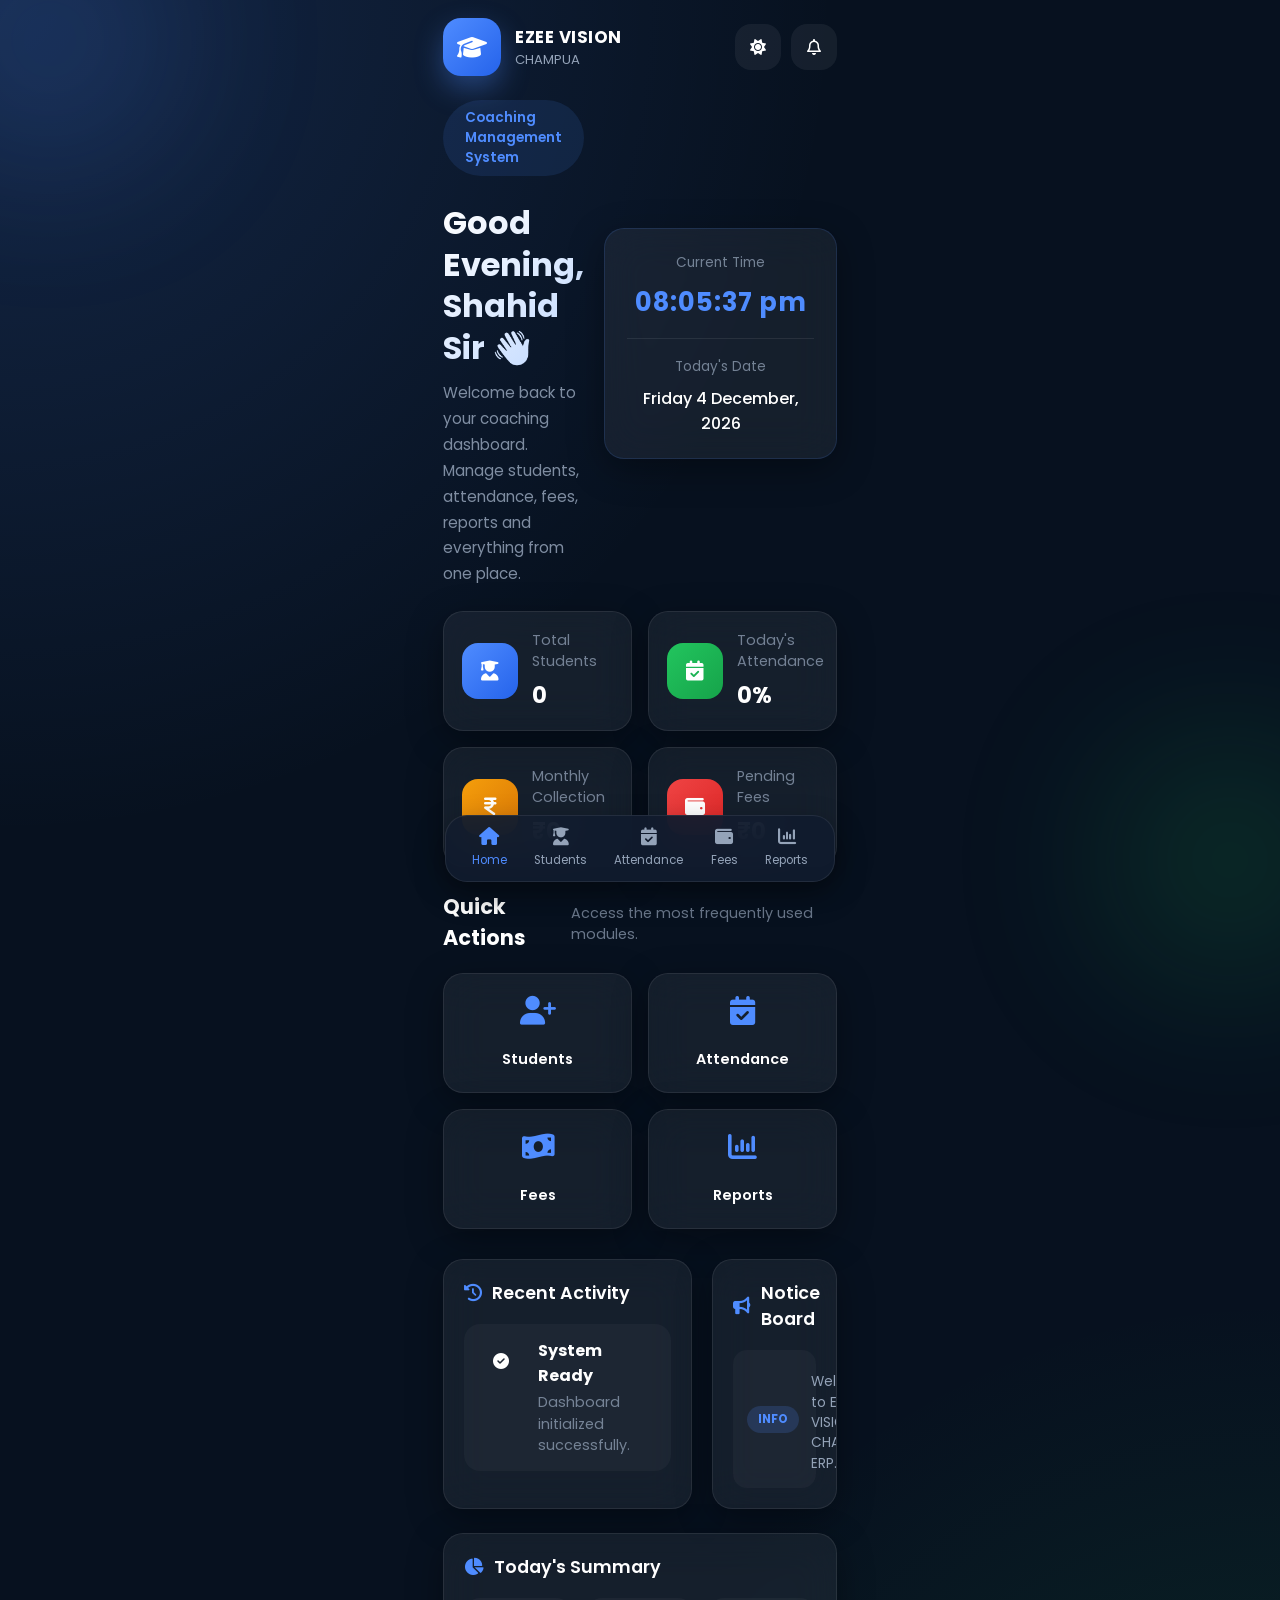
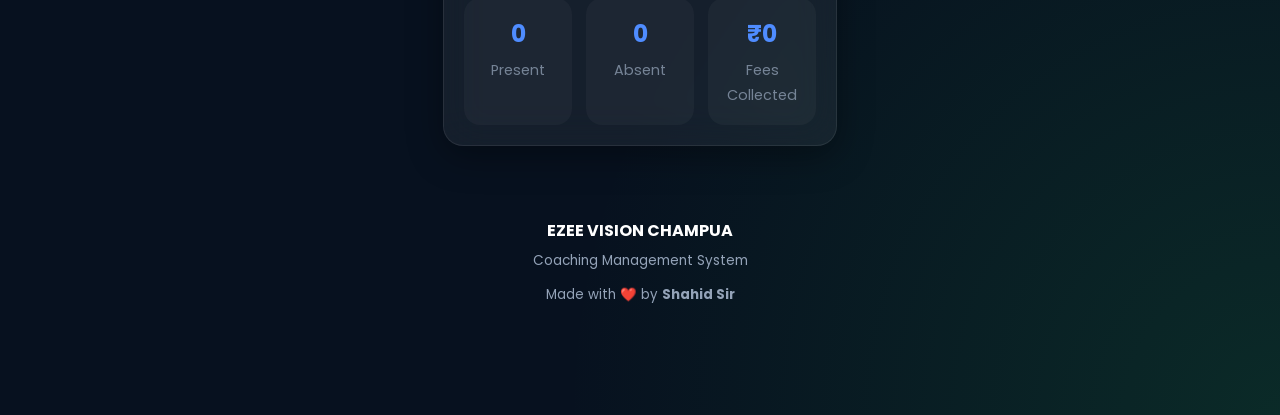
<file: index.html>
<!DOCTYPE html>
<html lang="en">

<head>

<meta charset="UTF-8">

<meta
name="viewport"
content="width=device-width, initial-scale=1.0">

<meta
name="theme-color"
content="#07111F">

<meta
name="description"
content="EZEE VISION CHAMPUA - Coaching Management System">

<meta
name="keywords"
content="ERP, Coaching, Students, Attendance, Fees">

<meta
name="author"
content="Shahid Sir">

<title>

EZEE VISION CHAMPUA

</title>

<!-- Google Fonts -->

<link
rel="preconnect"
href="https://fonts.googleapis.com">

<link
rel="preconnect"
href="https://fonts.gstatic.com"
crossorigin>

<link
href="https://fonts.googleapis.com/css2?family=Poppins:wght@300;400;500;600;700;800&display=swap"
rel="stylesheet">

<!-- Font Awesome -->

<link
rel="stylesheet"
href="https://cdnjs.cloudflare.com/ajax/libs/font-awesome/6.7.2/css/all.min.css">

<!-- Styles -->

<link
rel="stylesheet"
href="assets/css/style.css">

<link
rel="stylesheet"
href="assets/css/dashboard.css">

</head>

<body>

<div class="app">

<!-- ===========================
     HEADER
=========================== -->

<header class="topbar">

<div class="brand">

<div class="brand-logo">

<i class="fa-solid fa-graduation-cap"></i>

</div>

<div>

<h1>EZEE VISION</h1>

<p>CHAMPUA</p>

</div>

</div>

<div class="top-actions">

<button
class="icon-btn"
id="themeBtn"
aria-label="Toggle Theme">

<i class="fa-solid fa-moon"></i>

</button>

<button
class="icon-btn"
id="notificationBtn"
aria-label="Notifications">

<i class="fa-regular fa-bell"></i>

</button>

</div>

</header>

<!-- ===========================
     MAIN
=========================== -->

<main class="main-content">

<!-- ===========================
     HERO
=========================== -->

<section class="hero">

<div class="hero-left">

<span class="hero-badge">

<i class="fa-solid fa-sparkles"></i>

Coaching Management System

</span>

<h2>

Good

<span id="greetingText">

Morning

</span>,

<br>

Shahid Sir 👋

</h2>

<p>

Welcome back to your coaching dashboard.

Manage students, attendance, fees,

reports and everything from one place.

</p>

</div>

<div class="hero-right">

<div class="glass clock-card">

<div class="clock-item">

<p>

Current Time

</p>

<h3 id="liveTime">

00:00:00

</h3>

</div>

<div class="divider"></div>

<div class="clock-item">

<p>

Today's Date

</p>

<h4 id="liveDate">

Loading...

</h4>

</div>

</div>

</div>

</section>

<!-- ===========================
     DASHBOARD STATS
=========================== -->

<section class="stats-section">

<div class="stats-grid">

    <!-- Total Students -->

    <div class="glass stat-card">

        <div class="stat-icon blue">

            <i class="fa-solid fa-user-graduate"></i>

        </div>

        <div class="stat-content">

            <p>Total Students</p>

            <h3 id="totalStudents">

                0

            </h3>

        </div>

    </div>

    <!-- Today's Attendance -->

    <div class="glass stat-card">

        <div class="stat-icon green">

            <i class="fa-solid fa-calendar-check"></i>

        </div>

        <div class="stat-content">

            <p>Today's Attendance</p>

            <h3 id="todayAttendance">

                0%

            </h3>

        </div>

    </div>

    <!-- Monthly Collection -->

    <div class="glass stat-card">

        <div class="stat-icon yellow">

            <i class="fa-solid fa-indian-rupee-sign"></i>

        </div>

        <div class="stat-content">

            <p>Monthly Collection</p>

            <h3 id="monthlyCollection">

                ₹0

            </h3>

        </div>

    </div>

    <!-- Pending Fees -->

    <div class="glass stat-card">

        <div class="stat-icon red">

            <i class="fa-solid fa-wallet"></i>

        </div>

        <div class="stat-content">

            <p>Pending Fees</p>

            <h3 id="pendingFees">

                ₹0

            </h3>

        </div>

    </div>

</div>

</section>

<!-- ===========================
     QUICK ACTIONS
=========================== -->

<section class="quick-actions">

<div class="section-title">

<h2>

Quick Actions

</h2>

<p>

Access the most frequently used modules.

</p>

</div>

<div class="quick-grid">

<a
href="students.html"
class="glass quick-card">

<i class="fa-solid fa-user-plus"></i>

<span>

Students

</span>

</a>

<a
href="attendance.html"
class="glass quick-card">

<i class="fa-solid fa-calendar-check"></i>

<span>

Attendance

</span>

</a>

<a
href="fees.html"
class="glass quick-card">

<i class="fa-solid fa-money-bill-wave"></i>

<span>

Fees

</span>

</a>

<a
href="reports.html"
class="glass quick-card">

<i class="fa-solid fa-chart-column"></i>

<span>

Reports

</span>

</a>

</div>

</section>

<!-- ===========================
     DASHBOARD GRID
=========================== -->

<section class="dashboard-grid">

    <!-- Recent Activity -->

    <article class="glass panel">

        <div class="panel-header">

            <h3>

                <i class="fa-solid fa-clock-rotate-left"></i>

                Recent Activity

            </h3>

        </div>

        <div
        id="activityList"
        class="activity-list">

            <div class="activity-item">

                <div class="activity-icon blue">

                    <i class="fa-solid fa-circle-info"></i>

                </div>

                <div>

                    <h4>

                        Welcome!

                    </h4>

                    <p>

                        Your recent activities will appear here.

                    </p>

                </div>

            </div>

        </div>

    </article>

    <!-- Notice Board -->

    <aside class="glass panel">

        <div class="panel-header">

            <h3>

                <i class="fa-solid fa-bullhorn"></i>

                Notice Board

            </h3>

        </div>

        <div
        id="noticeBoard"
        class="notice-list">

            <div class="notice-item">

                <span class="notice-badge">

                    NEW

                </span>

                <p>

                    Welcome to EZEE VISION CHAMPUA ERP.

                </p>

            </div>

            <div class="notice-item">

                <span class="notice-badge">

                    INFO

                </span>

                <p>

                    Attendance module will be available soon.

                </p>

            </div>

        </div>

    </aside>

</section>

<!-- ===========================
     TODAY'S SUMMARY
=========================== -->

<section class="glass summary-panel">

    <div class="panel-header">

        <h3>

            <i class="fa-solid fa-chart-pie"></i>

            Today's Summary

        </h3>

    </div>

    <div class="summary-grid">

        <div class="summary-box">

            <h4 id="presentCount">

                0

            </h4>

            <span>

                Present

            </span>

        </div>

        <div class="summary-box">

            <h4 id="absentCount">

                0

            </h4>

            <span>

                Absent

            </span>

        </div>

        <div class="summary-box">

            <h4 id="feePaidCount">

                ₹0

            </h4>

            <span>

                Fees Collected

            </span>

        </div>

    </div>

</section>

<!-- ===========================
     END MAIN
=========================== -->

</main>

</div>

<!-- ===========================
     BOTTOM NAVIGATION
=========================== -->

<nav class="bottom-nav">

    <a
    href="index.html"
    class="nav-item active">

        <i class="fa-solid fa-house"></i>

        <span>

            Home

        </span>

    </a>

    <a
    href="students.html"
    class="nav-item">

        <i class="fa-solid fa-user-graduate"></i>

        <span>

            Students

        </span>

    </a>

    <a
    href="attendance.html"
    class="nav-item">

        <i class="fa-solid fa-calendar-check"></i>

        <span>

            Attendance

        </span>

    </a>

    <a
    href="fees.html"
    class="nav-item">

        <i class="fa-solid fa-wallet"></i>

        <span>

            Fees

        </span>

    </a>

    <a
    href="reports.html"
    class="nav-item">

        <i class="fa-solid fa-chart-column"></i>

        <span>

            Reports

        </span>

    </a>

</nav>

<!-- ===========================
     FOOTER
=========================== -->

<footer class="footer">

    <h3>

        EZEE VISION CHAMPUA

    </h3>

    <p>

        Coaching Management System

    </p>

    <small>

        Made with ❤️ by <strong>Shahid Sir</strong>

    </small>

</footer>

<!-- ===========================
     JAVASCRIPT
=========================== -->

<script src="assets/js/app.js"></script>

<script src="assets/js/ui.js"></script>

<script src="assets/js/dashboard.js"></script>

</body>

</html>
</file>
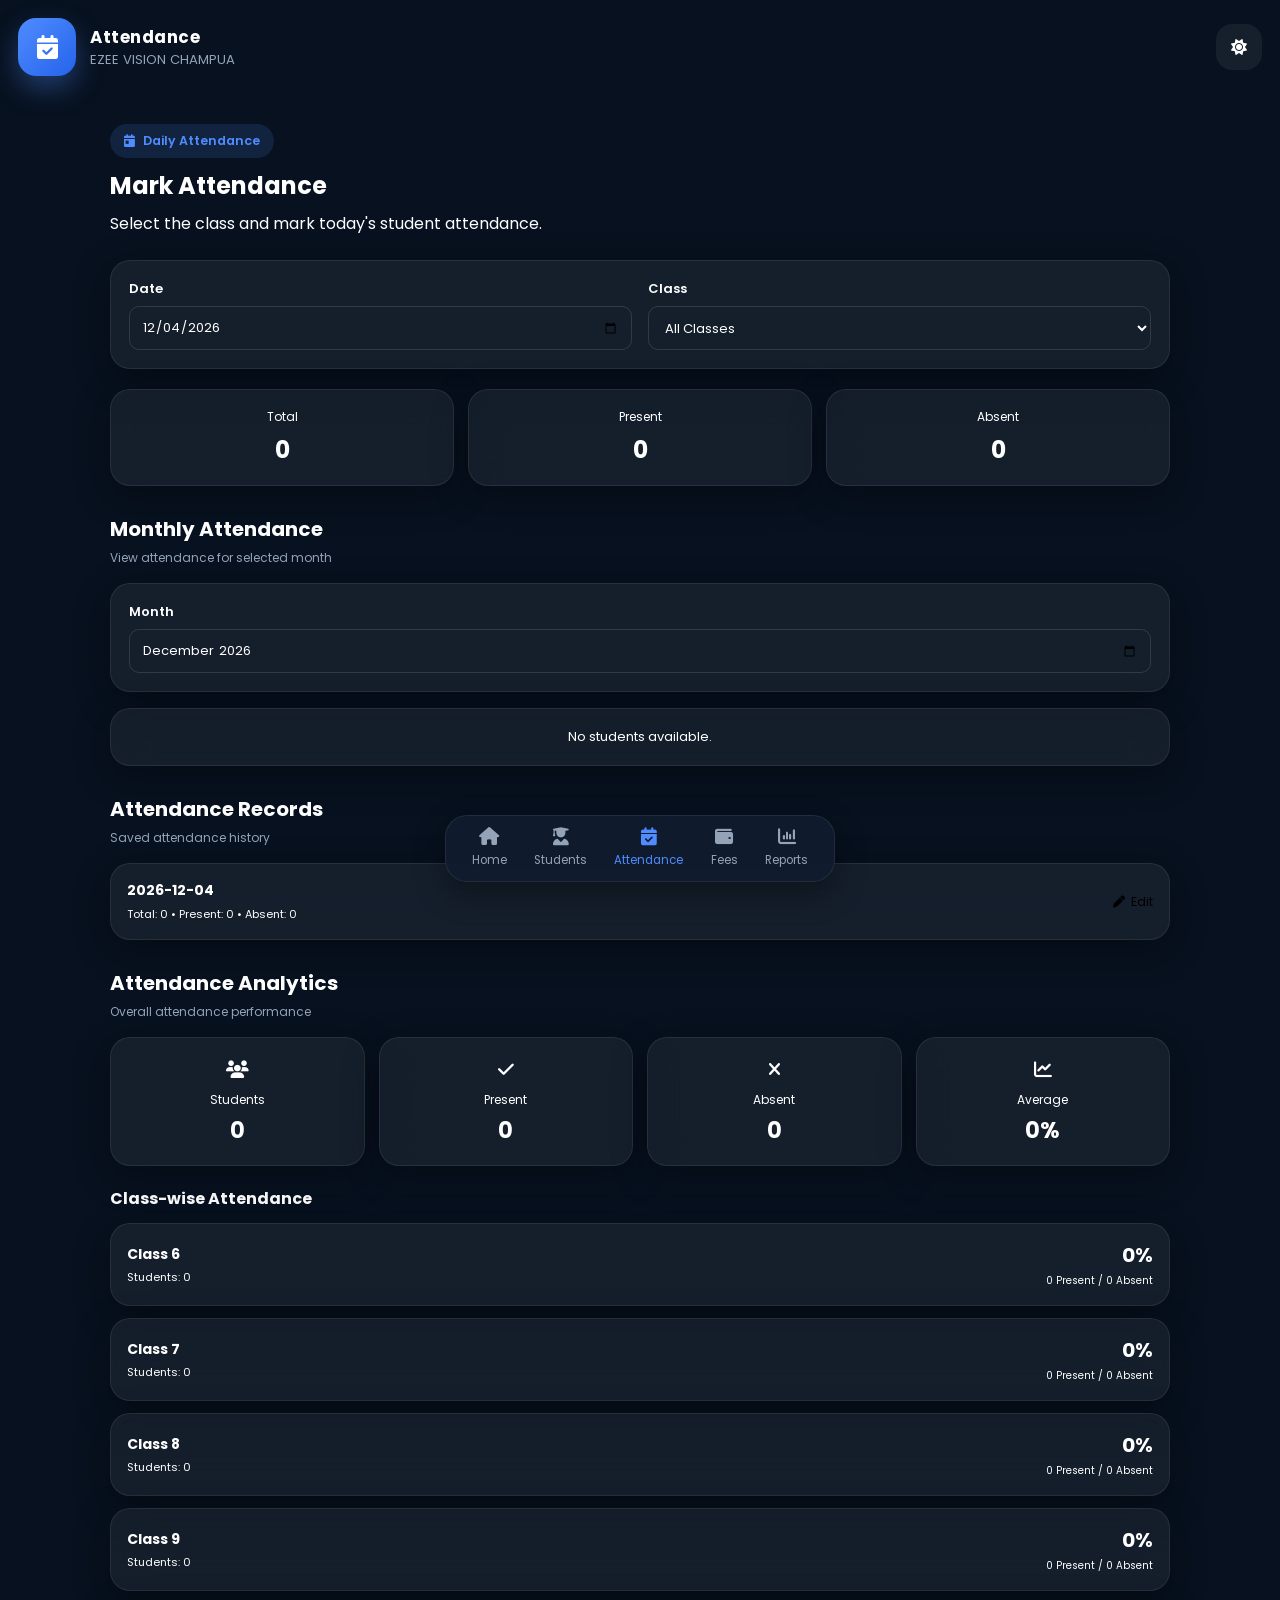
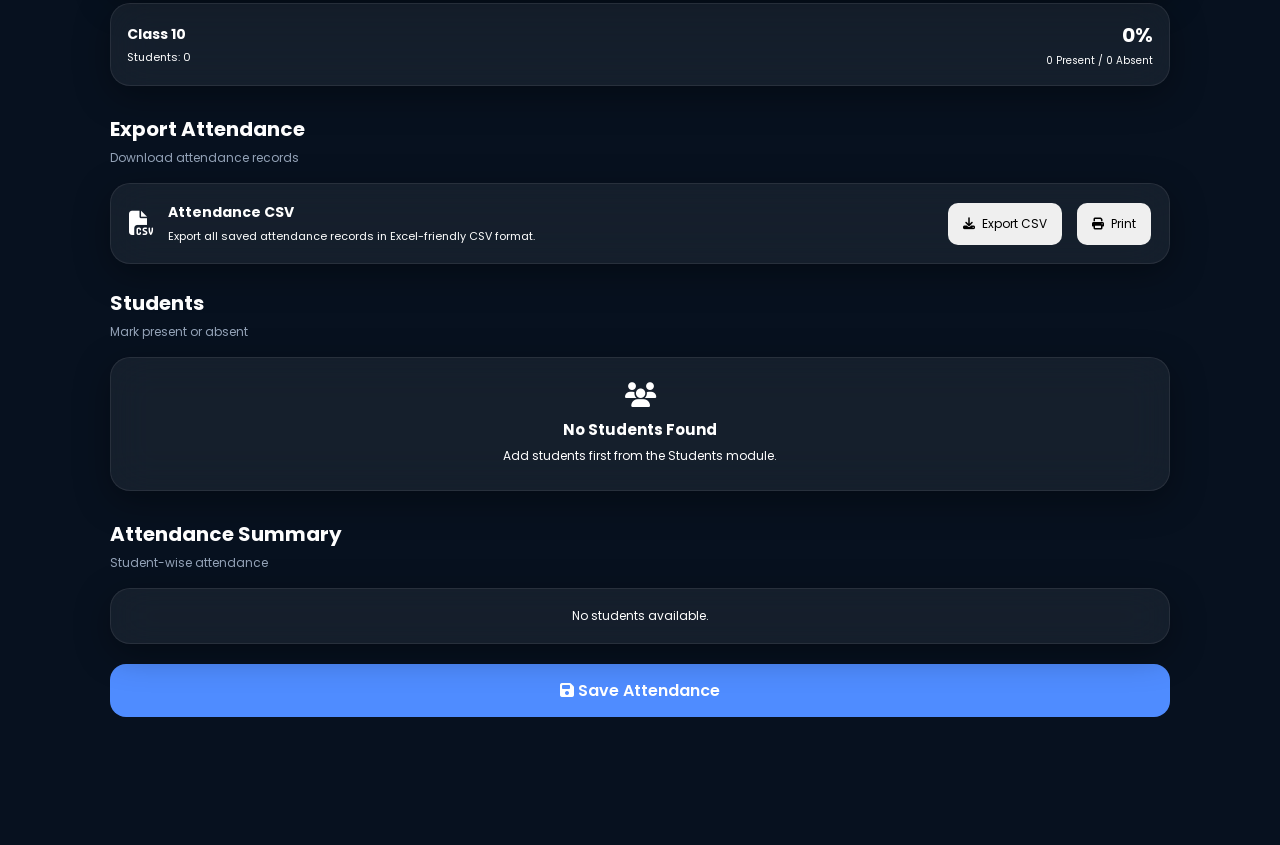
<file: attendance.html>
<!DOCTYPE html>
<html lang="en">

<head>

    <meta charset="UTF-8">

    <meta
        name="viewport"
        content="width=device-width, initial-scale=1.0"
    >

    <meta
        name="theme-color"
        content="#07111F"
    >

    <title>
        Attendance • EZEE VISION CHAMPUA
    </title>

    <!-- Google Font -->
    <link
        rel="preconnect"
        href="https://fonts.googleapis.com"
    >

    <link
        rel="preconnect"
        href="https://fonts.gstatic.com"
        crossorigin
    >

    <link
        href="https://fonts.googleapis.com/css2?family=Poppins:wght@300;400;500;600;700;800&display=swap"
        rel="stylesheet"
    >

    <!-- Font Awesome -->
    <link
        rel="stylesheet"
        href="https://cdnjs.cloudflare.com/ajax/libs/font-awesome/6.7.2/css/all.min.css"
    >

    <!-- Main CSS -->
    <link
        rel="stylesheet"
        href="assets/css/style.css"
    >

    <!-- Attendance CSS -->
    <link
        rel="stylesheet"
        href="assets/css/attendance.css"
    >

</head>


<body>

<div class="app">


    <!-- =====================================================
         HEADER
    ====================================================== -->

    <header class="topbar">

        <div class="brand">

            <div class="brand-logo">

                <i class="fa-solid fa-calendar-check"></i>

            </div>

            <div>

                <h1>Attendance</h1>

                <p>EZEE VISION CHAMPUA</p>

            </div>

        </div>


        <div class="top-actions">

            <button
                type="button"
                class="icon-btn"
                id="themeBtn"
            >

                <i class="fa-solid fa-moon"></i>

            </button>

        </div>

    </header>


    <!-- =====================================================
         MAIN CONTENT START
    ====================================================== -->

    <main class="main-content">


        <!-- =================================================
             ATTENDANCE HEADER
        ================================================== -->

        <section class="attendance-header">

            <div>

                <span class="hero-badge">

                    <i class="fa-solid fa-calendar-day"></i>

                    Daily Attendance

                </span>


                <h2>
                    Mark Attendance
                </h2>


                <p>
                    Select the class and mark today's
                    student attendance.
                </p>

            </div>

        </section>


        <!-- =================================================
             DATE & CLASS CONTROLS
        ================================================== -->

        <section class="glass attendance-controls">

            <div class="control-group">

                <label for="attendanceDate">
                    Date
                </label>

                <input
                    type="date"
                    id="attendanceDate"
                >

            </div>


            <div class="control-group">

                <label for="attendanceClass">
                    Class
                </label>

                <select id="attendanceClass">

                    <option value="">
                        All Classes
                    </option>

                    <option value="Class 6">
                        Class 6
                    </option>

                    <option value="Class 7">
                        Class 7
                    </option>

                    <option value="Class 8">
                        Class 8
                    </option>

                    <option value="Class 9">
                        Class 9
                    </option>

                    <option value="Class 10">
                        Class 10
                    </option>

                </select>

            </div>

        </section>
                <!-- =================================================
             ATTENDANCE SUMMARY
        ================================================== -->

        <section class="attendance-summary">

            <div class="glass attendance-stat">

                <span>
                    Total
                </span>

                <strong id="attendanceTotal">
                    0
                </strong>

            </div>


            <div class="glass attendance-stat">

                <span>
                    Present
                </span>

                <strong id="attendancePresent">
                    0
                </strong>

            </div>


            <div class="glass attendance-stat">

                <span>
                    Absent
                </span>

                <strong id="attendanceAbsent">
                    0
                </strong>

            </div>

        </section>


        <!-- =================================================
             MONTHLY ATTENDANCE
        ================================================== -->

        <section class="monthly-attendance-section">

            <div class="section-title">

                <div>

                    <h2>
                        Monthly Attendance
                    </h2>

                    <p>
                        View attendance for selected month
                    </p>

                </div>

            </div>


            <div class="glass monthly-controls">

                <div class="control-group">

                    <label for="attendanceMonth">
                        Month
                    </label>

                    <input
                        type="month"
                        id="attendanceMonth"
                    >

                </div>

            </div>


            <div
                id="monthlyAttendanceList"
                class="monthly-attendance-list"
            ></div>

        </section>


        <!-- =================================================
             SAVED ATTENDANCE RECORDS
        ================================================== -->

        <section class="attendance-records-section">

            <div class="section-title">

                <div>

                    <h2>
                        Attendance Records
                    </h2>

                    <p>
                        Saved attendance history
                    </p>

                </div>

            </div>


            <div
                id="attendanceRecordsList"
                class="attendance-records-list"
            ></div>

        </section>
        <!-- =================================================
             ATTENDANCE ANALYTICS
        ================================================== -->

        <section class="attendance-analytics-section">

            <div class="section-title">

                <div>

                    <h2>
                        Attendance Analytics
                    </h2>

                    <p>
                        Overall attendance performance
                    </p>

                </div>

            </div>


            <!-- ANALYTICS STATS -->

            <div class="analytics-stats">

                <div class="glass analytics-card">

                    <div class="analytics-icon">

                        <i class="fa-solid fa-users"></i>

                    </div>

                    <span>
                        Students
                    </span>

                    <strong id="analyticsStudents">
                        0
                    </strong>

                </div>


                <div class="glass analytics-card">

                    <div class="analytics-icon">

                        <i class="fa-solid fa-check"></i>

                    </div>

                    <span>
                        Present
                    </span>

                    <strong id="analyticsPresent">
                        0
                    </strong>

                </div>


                <div class="glass analytics-card">

                    <div class="analytics-icon">

                        <i class="fa-solid fa-xmark"></i>

                    </div>

                    <span>
                        Absent
                    </span>

                    <strong id="analyticsAbsent">
                        0
                    </strong>

                </div>


                <div class="glass analytics-card">

                    <div class="analytics-icon">

                        <i class="fa-solid fa-chart-line"></i>

                    </div>

                    <span>
                        Average
                    </span>

                    <strong id="analyticsAverage">
                        0%
                    </strong>

                </div>

            </div>


            <!-- CLASS ANALYTICS -->

            <div class="class-analytics-wrapper">

                <h3>
                    Class-wise Attendance
                </h3>

                <div
                    id="classAnalyticsList"
                    class="class-analytics-list"
                ></div>

            </div>

        </section>


        <!-- =================================================
             ATTENDANCE EXPORT
        ================================================== -->

        <section class="attendance-export-section">

            <div class="section-title">

                <div>

                    <h2>
                        Export Attendance
                    </h2>

                    <p>
                        Download attendance records
                    </p>

                </div>

            </div>


            <div class="glass export-card">

                <div class="export-icon">

                    <i class="fa-solid fa-file-csv"></i>

                </div>


                <div class="export-info">

                    <h3>
                        Attendance CSV
                    </h3>

                    <p>
                        Export all saved attendance records
                        in Excel-friendly CSV format.
                    </p>

                </div>


                <button
                    type="button"
                    id="exportAttendanceBtn"
                    class="export-btn"
                >

                    <i class="fa-solid fa-download"></i>

                    Export CSV

                </button>


                <button
                    type="button"
                    id="printAttendanceBtn"
                    class="export-btn"
                >

                    <i class="fa-solid fa-print"></i>

                    Print

                </button>

            </div>

        </section>

            <!-- =================================================
             STUDENT ATTENDANCE LIST
        ================================================== -->

        <section>

            <div class="section-title">

                <div>

                    <h2>
                        Students
                    </h2>

                    <p>
                        Mark present or absent
                    </p>

                </div>

            </div>


            <div
                id="attendanceList"
                class="attendance-list"
            >

                <div class="glass attendance-empty">

                    <i class="fa-solid fa-users"></i>

                    <h3>
                        No Students Found
                    </h3>

                    <p>
                        Add students first from the
                        Students module.
                    </p>

                </div>

            </div>

        </section>


        <!-- =================================================
             ATTENDANCE PERCENTAGE
        ================================================== -->

        <section class="attendance-percentage-section">

            <div class="section-title">

                <div>

                    <h2>
                        Attendance Summary
                    </h2>

                    <p>
                        Student-wise attendance
                    </p>

                </div>

            </div>


            <div
                id="attendancePercentageList"
                class="attendance-percentage-list"
            ></div>

        </section>


        <!-- =================================================
             SAVE ATTENDANCE
        ================================================== -->

        <button
            class="primary-btn attendance-save"
            id="saveAttendance"
            type="button"
        >

            <i class="fa-solid fa-floppy-disk"></i>

            Save Attendance

        </button>
                <!-- =================================================
             PRINT ATTENDANCE REPORT
        ================================================== -->

        <div
            id="attendancePrintArea"
            class="attendance-print-area"
        >

            <div class="print-header">

                <h1>
                    EZEE VISION CHAMPUA
                </h1>

                <h2>
                    ATTENDANCE REPORT
                </h2>

                <div class="print-meta">

                    <span>

                        Date:

                        <strong id="printAttendanceDate">
                            —
                        </strong>

                    </span>


                    <span>

                        Class:

                        <strong id="printAttendanceClass">
                            All Classes
                        </strong>

                    </span>

                </div>

            </div>


            <table class="print-attendance-table">

                <thead>

                    <tr>

                        <th>
                            S.No.
                        </th>

                        <th>
                            Student Name
                        </th>

                        <th>
                            Class
                        </th>

                        <th>
                            Status
                        </th>

                    </tr>

                </thead>


                <tbody id="printAttendanceBody">

                </tbody>

            </table>


            <div class="print-summary">

                <span>

                    Total:

                    <strong id="printTotal">
                        0
                    </strong>

                </span>


                <span>

                    Present:

                    <strong id="printPresent">
                        0
                    </strong>

                </span>


                <span>

                    Absent:

                    <strong id="printAbsent">
                        0
                    </strong>

                </span>

            </div>


            <div class="print-signatures">

                <div>

                    <span></span>

                    <p>
                        Class Teacher
                    </p>

                </div>


                <div>

                    <span></span>

                    <p>
                        Principal / Head
                    </p>

                </div>

            </div>

        </div>

    </main>


    <!-- =====================================================
         BOTTOM NAVIGATION
    ====================================================== -->

    <nav class="bottom-nav">

        <a
            href="index.html"
            class="nav-item"
        >

            <i class="fa-solid fa-house"></i>

            <span>
                Home
            </span>

        </a>


        <a
            href="students.html"
            class="nav-item"
        >

            <i class="fa-solid fa-user-graduate"></i>

            <span>
                Students
            </span>

        </a>


        <a
            href="attendance.html"
            class="nav-item active"
        >

            <i class="fa-solid fa-calendar-check"></i>

            <span>
                Attendance
            </span>

        </a>


        <a
            href="fees.html"
            class="nav-item"
        >

            <i class="fa-solid fa-wallet"></i>

            <span>
                Fees
            </span>

        </a>


        <a
            href="reports.html"
            class="nav-item"
        >

            <i class="fa-solid fa-chart-column"></i>

            <span>
                Reports
            </span>

        </a>

    </nav>

</div>


<!-- ==========================================================
     JAVASCRIPT
========================================================== -->

<script src="assets/js/app.js"></script>

<script src="assets/js/ui.js"></script>

<script src="assets/js/attendance.js"></script>


</body>

</html>
</file>
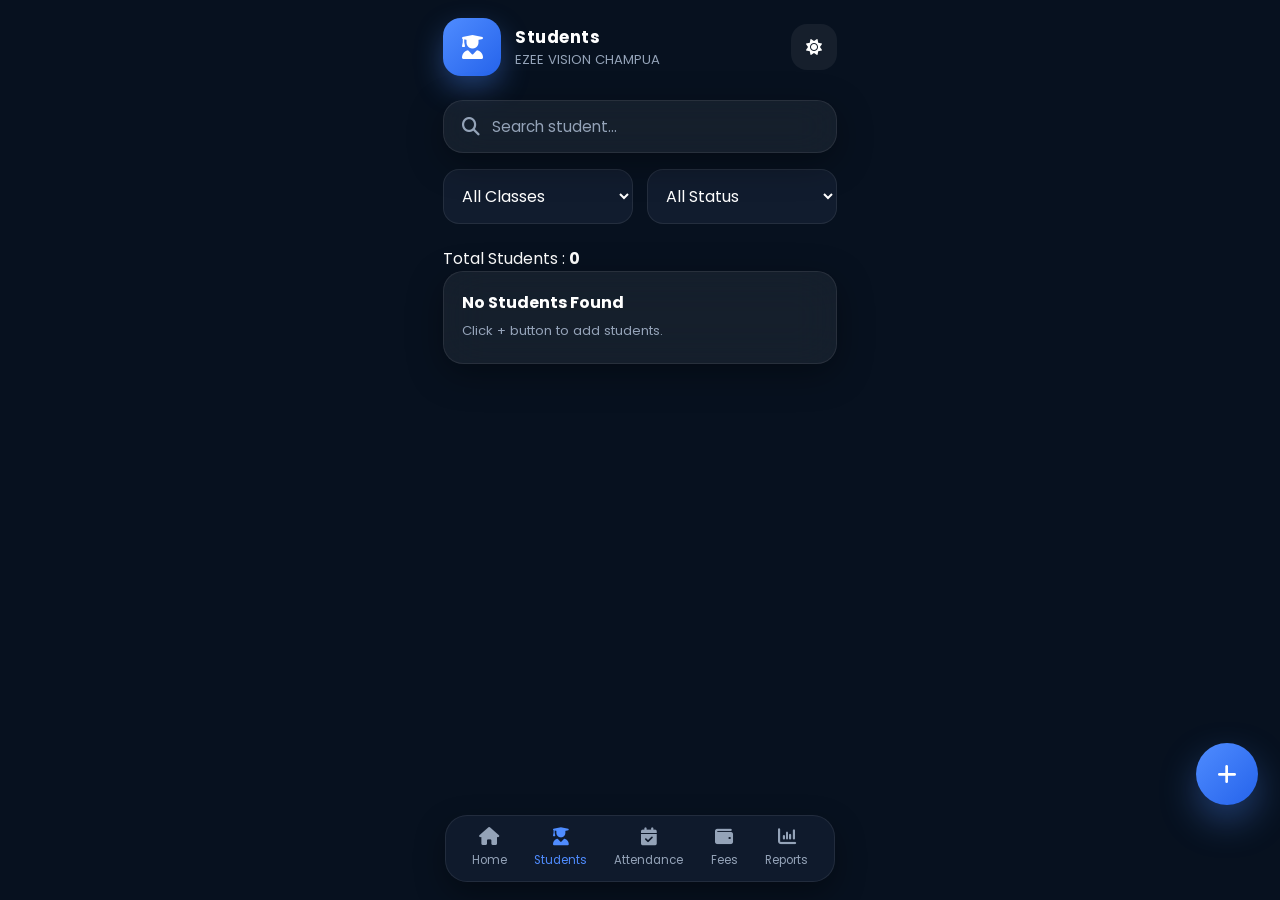
<file: students.html>
<!DOCTYPE html>
<html lang="en">

<head>

<meta charset="UTF-8">

<meta
name="viewport"
content="width=device-width, initial-scale=1.0">

<meta
name="theme-color"
content="#07111F">

<meta
name="description"
content="EZEE VISION CHAMPUA - Students Management">

<meta
name="author"
content="Shahid Sir">

<title>

Students • EZEE VISION CHAMPUA

</title>

<!-- Google Fonts -->

<link
rel="preconnect"
href="https://fonts.googleapis.com">

<link
rel="preconnect"
href="https://fonts.gstatic.com"
crossorigin>

<link
href="https://fonts.googleapis.com/css2?family=Poppins:wght@300;400;500;600;700;800&display=swap"
rel="stylesheet">

<!-- Font Awesome -->

<link
rel="stylesheet"
href="https://cdnjs.cloudflare.com/ajax/libs/font-awesome/6.7.2/css/all.min.css">

<!-- CSS -->

<link
rel="stylesheet"
href="assets/css/style.css">

<link
rel="stylesheet"
href="assets/css/students.css">

</head>

<body>

<div class="app">

<!-- ===========================
     HEADER
=========================== -->

<header class="topbar">

<div class="brand">

<div class="brand-logo">

<i class="fa-solid fa-user-graduate"></i>

</div>

<div>

<h1>

Students

</h1>

<p>

EZEE VISION CHAMPUA

</p>

</div>

</div>

<div class="top-actions">

<button
class="icon-btn"
id="themeBtn"
aria-label="Toggle Theme">

<i class="fa-solid fa-moon"></i>

</button>

</div>

</header>

<!-- ===========================
     MAIN
=========================== -->

<main class="main-content">

<!-- ===========================
     SEARCH & FILTER
=========================== -->

<section class="search-section">

<div class="glass search-box">

<i class="fa-solid fa-magnifying-glass"></i>

<input
type="search"
id="studentSearch"
placeholder="Search student..."
autocomplete="off">

</div>

<div class="filter-row">

<select id="classFilter">

<option value="">

All Classes

</option>

<option>Class 6</option>

<option>Class 7</option>

<option>Class 8</option>

<option>Class 9</option>

<option>Class 10</option>

</select>

<select id="statusFilter">

<option value="">

All Status

</option>

<option>

Active

</option>

<option>

Inactive

</option>

</select>

</div>

</section>

<div class="students-info">

    <span>

        Total Students :

        <strong id="studentCount">

            0

        </strong>

    </span>

</div>
<!-- ===========================
     STUDENTS LIST
=========================== -->

<section class="students-section">

<div
id="studentCards"
class="students-grid">

    <!-- Students will be rendered here -->

</div>

</section>

<!-- ===========================
     FLOATING ACTION BUTTON
=========================== -->

<button
class="fab"
id="addStudentBtn"
aria-label="Add Student">

<i class="fa-solid fa-plus"></i>

</button>

  <!-- ===========================
     STUDENT MODAL
=========================== -->

<div
class="modal"
id="studentModal">

    <div class="modal-box glass">

        <div class="modal-header">

            <h2 id="modalTitle">

                Add Student

            </h2>

            <button
            id="closeModal"
            class="icon-btn"
            aria-label="Close">

                <i class="fa-solid fa-xmark"></i>

            </button>

        </div>

        <form id="studentForm">

            <input
            type="hidden"
            id="studentId">

            <div class="form-group">

                <label for="studentName">

                    Student Name

                </label>

                <input
                type="text"
                id="studentName"
                placeholder="Enter student name"
                required>

            </div>

            <div class="form-group">

                <label for="studentClass">

                    Class

                </label>

                <select
                id="studentClass"
                required>

                    <option value="">

                        Select Class

                    </option>

                    <option>Class 6</option>
                    <option>Class 7</option>
                    <option>Class 8</option>
                    <option>Class 9</option>
                    <option>Class 10</option>

                </select>

            </div>

            <div class="form-group">

                <label for="studentStatus">

                    Status

                </label>

                <select
                id="studentStatus">

                    <option>

                        Active

                    </option>

                    <option>

                        Inactive

                    </option>

                </select>

            </div>

            <div class="modal-actions">

                <button
                type="button"
                id="cancelStudent"
                class="secondary-btn">

                    Cancel

                </button>

                <button
                type="submit"
                class="primary-btn">

                    Save Student

                </button>

            </div>

        </form>

    </div>

</div>
<!-- ===========================
     END MAIN
=========================== -->
<!-- ===========================
     STUDENT MODAL
=========================== -->

<div class="modal" id="studentModal">

    <div class="glass modal-box">

        <h2 id="modalTitle">

            Add Student

        </h2>

        <input
        type="text"
        id="studentName"
        placeholder="Student Name">

        <select id="studentClass">

            <option value="">Select Class</option>

            <option>Class 6</option>
            <option>Class 7</option>
            <option>Class 8</option>
            <option>Class 9</option>
            <option>Class 10</option>

        </select>

        <select id="studentStatus">

            <option>Active</option>

            <option>Inactive</option>

        </select>

        <div class="modal-actions">

            <button
            class="secondary-btn"
            id="cancelStudent">

                Cancel

            </button>

            <button
            class="primary-btn"
            id="saveStudent">

                Save

            </button>

        </div>

    </div>

</div>
</main>

</div>

<!-- ===========================
     BOTTOM NAVIGATION
=========================== -->

<nav class="bottom-nav">

    <a
    href="index.html"
    class="nav-item">

        <i class="fa-solid fa-house"></i>

        <span>

            Home

        </span>

    </a>

    <a
    href="students.html"
    class="nav-item active">

        <i class="fa-solid fa-user-graduate"></i>

        <span>

            Students

        </span>

    </a>

    <a
    href="attendance.html"
    class="nav-item">

        <i class="fa-solid fa-calendar-check"></i>

        <span>

            Attendance

        </span>

    </a>

    <a
    href="fees.html"
    class="nav-item">

        <i class="fa-solid fa-wallet"></i>

        <span>

            Fees

        </span>

    </a>

    <a
    href="reports.html"
    class="nav-item">

        <i class="fa-solid fa-chart-column"></i>

        <span>

            Reports

        </span>

    </a>

</nav>

<!-- ===========================
     JAVASCRIPT
=========================== -->

<script src="assets/js/app.js"></script>

<script src="assets/js/ui.js"></script>

<script src="assets/js/students.js"></script>

</body>

</html>
</file>
<file: assets/css/style.css>
/* ==========================================================
   EZEE VISION CHAMPUA
   Global Design System
   Version : 1.0.0
========================================================== */

/* ==========================
   RESET
========================== */

*,
*::before,
*::after{
    margin:0;
    padding:0;
    box-sizing:border-box;
}

html{
    scroll-behavior:smooth;
}

body{
    font-family:"Poppins",sans-serif;
    background:#07111F;
    color:#fff;
    min-height:100vh;
    overflow-x:hidden;
}

/* ==========================
   VARIABLES
========================== */

:root{

    --bg:#07111F;
    --surface:#111C2E;
    --card:#162338;

    --primary:#4F8CFF;
    --success:#22C55E;
    --warning:#F59E0B;
    --danger:#EF4444;

    --white:#FFFFFF;
    --text:#94A3B8;

    --radius:20px;
    --radius-sm:16px;

    --shadow:
    0 10px 35px rgba(0,0,0,.35);

    --glass:
    rgba(255,255,255,.06);

}

/* ==========================
   LINKS
========================== */

a{
    color:inherit;
    text-decoration:none;
}

img{
    max-width:100%;
    display:block;
}

button,
input,
select,
textarea{

    font:inherit;

    border:none;

    outline:none;

}

/* ==========================
   APP
========================== */

.app{

    width:min(430px,100%);

    margin:auto;

    min-height:100vh;

    position:relative;

    padding:18px;

}

/* ==========================
   GLASS
========================== */

.glass{

    background:var(--glass);

    backdrop-filter:blur(20px);

    border:1px solid
    rgba(255,255,255,.08);

    border-radius:var(--radius);

    box-shadow:var(--shadow);

}

/* ==========================
   BUTTONS
========================== */

.icon-btn{

    width:46px;

    height:46px;

    border-radius:16px;

    display:flex;

    align-items:center;

    justify-content:center;

    cursor:pointer;

    background:var(--glass);

    color:#fff;

    transition:.3s;

}

.icon-btn:hover{

    transform:translateY(-2px);

}

.primary-btn{

    background:var(--primary);

    color:#fff;

    padding:14px 22px;

    border-radius:16px;

    font-weight:600;

    cursor:pointer;

}

.secondary-btn{

    background:var(--surface);

    color:#fff;

    padding:14px 22px;

    border-radius:16px;

    cursor:pointer;

}

/* ==========================
   INPUTS
========================== */

input,
select,
textarea{

    width:100%;

    background:var(--surface);

    color:#fff;

    padding:14px;

    border-radius:16px;

    border:1px solid
    rgba(255,255,255,.08);

}

input::placeholder,
textarea::placeholder{

    color:var(--text);

}
/* ==========================================================
   TOPBAR
========================================================== */

.topbar{

    display:flex;

    align-items:center;

    justify-content:space-between;

    margin-bottom:24px;

}

.brand{

    display:flex;

    align-items:center;

    gap:14px;

}

.brand-logo{

    width:58px;

    height:58px;

    border-radius:18px;

    background:linear-gradient(
        135deg,
        var(--primary),
        #2563EB
    );

    display:flex;

    align-items:center;

    justify-content:center;

    color:#fff;

    font-size:24px;

    box-shadow:0 12px 28px rgba(79,140,255,.35);

}

.brand h1{

    font-size:1.05rem;

    font-weight:700;

    letter-spacing:.5px;

}

.brand p{

    color:var(--text);

    font-size:.82rem;

}

.top-actions{

    display:flex;

    gap:10px;

}

/* ==========================================================
   HERO
========================================================== */

.hero{

    display:flex;

    flex-direction:column;

    gap:20px;

    margin-bottom:26px;

}

.hero-badge{

    display:inline-flex;

    align-items:center;

    gap:8px;

    padding:8px 14px;

    border-radius:999px;

    background:rgba(79,140,255,.15);

    color:var(--primary);

    font-size:.78rem;

    font-weight:600;

    margin-bottom:14px;

}

.hero h2{

    font-size:2rem;

    line-height:1.25;

    font-weight:700;

    margin-bottom:12px;

}

.hero p{

    color:var(--text);

    line-height:1.7;

    font-size:.95rem;

}

/* ==========================================================
   CLOCK CARD
========================================================== */

.clock-card{

    padding:22px;

}

.clock-item p{

    color:var(--text);

    font-size:.8rem;

    margin-bottom:6px;

}

.clock-item h3{

    font-size:2rem;

    font-weight:700;

}

.clock-item h4{

    margin-top:10px;

    font-size:1rem;

    color:#fff;

}

.divider{

    height:1px;

    background:rgba(255,255,255,.08);

    margin:18px 0;

}

/* ==========================================================
   SECTION TITLE
========================================================== */

.section-title{

    display:flex;

    align-items:center;

    justify-content:space-between;

    margin:24px 0 16px;

}

.section-title h2{

    font-size:1.25rem;

    font-weight:700;

}

.section-title p{

    color:var(--text);

    font-size:.85rem;

}
/* ==========================================================
   DASHBOARD STATISTICS
========================================================== */

.stats-grid{

    display:grid;

    grid-template-columns:repeat(2,1fr);

    gap:16px;

    margin-bottom:28px;

}

.stat-card{

    padding:18px;

    display:flex;

    align-items:center;

    gap:14px;

    transition:.3s ease;

}

.stat-card:hover{

    transform:translateY(-4px);

    border-color:rgba(79,140,255,.35);

}

.stat-icon{

    width:54px;

    height:54px;

    border-radius:16px;

    display:flex;

    align-items:center;

    justify-content:center;

    color:#fff;

    font-size:20px;

    flex-shrink:0;

}

.stat-icon.blue{

    background:linear-gradient(135deg,#4F8CFF,#2563EB);

}

.stat-icon.green{

    background:linear-gradient(135deg,#22C55E,#16A34A);

}

.stat-icon.yellow{

    background:linear-gradient(135deg,#F59E0B,#D97706);

}

.stat-icon.red{

    background:linear-gradient(135deg,#EF4444,#DC2626);

}

.stat-content p{

    color:var(--text);

    font-size:.82rem;

    margin-bottom:6px;

}

.stat-content h3{

    font-size:1.25rem;

    font-weight:700;

}

/* ==========================================================
   QUICK ACTIONS
========================================================== */

.quick-grid{

    display:grid;

    grid-template-columns:repeat(2,1fr);

    gap:16px;

    margin-bottom:30px;

}

.quick-card{

    padding:22px 16px;

    display:flex;

    flex-direction:column;

    align-items:center;

    justify-content:center;

    gap:12px;

    min-height:120px;

    transition:.3s ease;

}

.quick-card:hover{

    transform:translateY(-4px);

    border-color:rgba(79,140,255,.35);

}

.quick-card i{

    font-size:30px;

    color:var(--primary);

}

.quick-card span{

    font-size:.9rem;

    font-weight:600;

    text-align:center;

}

/* ==========================================================
   MOBILE OPTIMIZATION
========================================================== */

@media (max-width:380px){

    .stats-grid{

        gap:12px;

    }

    .quick-grid{

        gap:12px;

    }

    .stat-card{

        padding:14px;

    }

    .quick-card{

        min-height:105px;

        padding:18px 12px;

    }

}

/* ==========================================================
   DASHBOARD PANELS
========================================================== */

.dashboard-grid{

    display:grid;

    gap:18px;

    margin-bottom:22px;

}

.panel{

    padding:20px;

}

.panel-header{

    display:flex;

    align-items:center;

    justify-content:space-between;

    margin-bottom:18px;

}

.panel-header h3{

    display:flex;

    align-items:center;

    gap:10px;

    font-size:1rem;

    font-weight:600;

}

.panel-header i{

    color:var(--primary);

}

/* ==========================================================
   ACTIVITY
========================================================== */

.activity-list{

    display:flex;

    flex-direction:column;

    gap:14px;

}

.activity-item{

    display:flex;

    gap:14px;

    align-items:flex-start;

}

.activity-icon{

    width:42px;

    height:42px;

    border-radius:12px;

    display:flex;

    align-items:center;

    justify-content:center;

    flex-shrink:0;

    color:#fff;

}

.activity-item h4{

    font-size:.95rem;

    margin-bottom:4px;

}

.activity-item p{

    color:var(--text);

    font-size:.82rem;

    line-height:1.5;

}

/* ==========================================================
   NOTICE BOARD
========================================================== */

.notice-list{

    display:flex;

    flex-direction:column;

    gap:14px;

}

.notice-item{

    padding:14px;

    border-radius:14px;

    background:rgba(255,255,255,.04);

}

.notice-item p{

    font-size:.85rem;

    color:var(--text);

    margin-top:8px;

    line-height:1.5;

}

.notice-badge{

    display:inline-block;

    padding:4px 10px;

    border-radius:999px;

    background:var(--primary);

    color:#fff;

    font-size:.7rem;

    font-weight:600;

}

/* ==========================================================
   SUMMARY
========================================================== */

.summary-panel{

    padding:20px;

    margin-bottom:90px;

}

.summary-grid{

    display:grid;

    grid-template-columns:repeat(3,1fr);

    gap:14px;

}

.summary-box{

    text-align:center;

    padding:18px 12px;

    border-radius:16px;

    background:rgba(255,255,255,.05);

}

.summary-box h4{

    font-size:1.35rem;

    margin-bottom:6px;

    color:var(--white);

}

.summary-box span{

    color:var(--text);

    font-size:.8rem;

}

/* ==========================================================
   BOTTOM NAVIGATION
========================================================== */

.bottom-nav{

    position:fixed;

    left:50%;

    transform:translateX(-50%);

    bottom:18px;

    width:min(390px,calc(100% - 24px));

    display:flex;

    justify-content:space-around;

    align-items:center;

    padding:12px;

    border-radius:22px;

    background:rgba(17,28,46,.92);

    backdrop-filter:blur(22px);

    border:1px solid rgba(255,255,255,.08);

    box-shadow:0 12px 30px rgba(0,0,0,.35);

    z-index:999;

}

.nav-item{

    display:flex;

    flex-direction:column;

    align-items:center;

    gap:6px;

    color:var(--text);

    font-size:.72rem;

    transition:.3s;

}

.nav-item i{

    font-size:18px;

}

.nav-item.active{

    color:var(--primary);

}

.nav-item:hover{

    color:var(--primary);

}

/* ==========================================================
   FOOTER
========================================================== */

.footer{

    text-align:center;

    padding:30px 20px 110px;

}

.footer h3{

    font-size:1rem;

    margin-bottom:8px;

}

.footer p{

    color:var(--text);

    font-size:.85rem;

}

.footer small{

    display:block;

    margin-top:14px;

    color:var(--text);

}
/* ==========================
   TOAST
========================== */

.toast{

position:fixed;

left:50%;

bottom:95px;

transform:translateX(-50%) translateY(30px);

background:#111C2E;

color:#fff;

padding:14px 18px;

border-radius:14px;

opacity:0;

transition:.3s;

z-index:5000;

box-shadow:0 12px 30px rgba(0,0,0,.3);

}

.toast.show{

opacity:1;

transform:translateX(-50%) translateY(0);

}

/* ==========================
   LOADING
========================== */

.loading{

cursor:progress;

pointer-events:none;

opacity:.75;

}
</file>
<file: assets/css/dashboard.css>
/* ==========================================================
   EZEE VISION CHAMPUA
   Dashboard CSS
   Version : 2.0.0
========================================================== */

/* ==========================================================
   DASHBOARD BACKGROUND
========================================================== */

body{

    background:
        radial-gradient(circle at top left,
        rgba(79,140,255,.18) 0%,
        transparent 35%),

        radial-gradient(circle at bottom right,
        rgba(34,197,94,.14) 0%,
        transparent 30%),

        var(--bg);

    min-height:100vh;

    overflow-x:hidden;

}

/* ==========================================================
   FLOATING GLOW
========================================================== */

body::before,
body::after{

    content:"";

    position:fixed;

    width:240px;

    height:240px;

    border-radius:50%;

    filter:blur(90px);

    opacity:.18;

    pointer-events:none;

    z-index:-1;

    animation:floatGlow 12s ease-in-out infinite;

}

body::before{

    top:-80px;

    left:-70px;

    background:#4F8CFF;

}

body::after{

    bottom:-80px;

    right:-70px;

    background:#22C55E;

    animation-delay:6s;

}

@keyframes floatGlow{

    0%,100%{

        transform:
        translate(0,0)
        scale(1);

    }

    50%{

        transform:
        translate(24px,-18px)
        scale(1.12);

    }

}

/* ==========================================================
   APP CONTAINER
========================================================== */

.app{

    position:relative;

    animation:fadeUp .6s ease;

}

@keyframes fadeUp{

    from{

        opacity:0;

        transform:translateY(20px);

    }

    to{

        opacity:1;

        transform:translateY(0);

    }

}

/* ==========================================================
   GLASS CARD BASE
========================================================== */

.glass{

    position:relative;

    overflow:hidden;

    transition:

        transform .3s ease,

        border-color .3s ease,

        box-shadow .3s ease;

}

.glass:hover{

    transform:translateY(-3px);

    border-color:

    rgba(79,140,255,.35);

    box-shadow:

    0 18px 42px

    rgba(0,0,0,.35);

}

.glass::before{

    content:"";

    position:absolute;

    top:0;

    left:-120%;

    width:70%;

    height:100%;

    background:

    linear-gradient(

        90deg,

        transparent,

        rgba(255,255,255,.08),

        transparent

    );

    transition:left .8s ease;

}

.glass:hover::before{

    left:130%;

}
/* ==========================================================
   HERO SECTION
========================================================== */

.hero{

    display:grid;

    grid-template-columns:1fr auto;

    gap:20px;

    align-items:center;

    margin-bottom:24px;

}

.hero-left h2{

    font-size:2rem;

    line-height:1.3;

    margin:12px 0;

    font-weight:700;

    background:linear-gradient(
        135deg,
        #FFFFFF,
        #BFD8FF
    );

    -webkit-background-clip:text;

    -webkit-text-fill-color:transparent;

    background-clip:text;

}

.hero-left p{

    color:var(--text);

    opacity:.85;

    line-height:1.7;

}

.hero-badge{

    display:inline-flex;

    align-items:center;

    gap:8px;

    padding:8px 14px;

    border-radius:999px;

    background:rgba(79,140,255,.12);

    color:var(--primary);

    font-size:.85rem;

    font-weight:600;

}

/* ==========================================================
   CLOCK CARD
========================================================== */

.clock-card{

    min-width:220px;

    padding:22px;

    border:1px solid rgba(79,140,255,.15);

}

.clock-item{

    text-align:center;

}

.clock-item p{

    font-size:.85rem;

    opacity:.75;

    margin-bottom:8px;

}

.clock-item h3{

    font-size:1.6rem;

    color:var(--primary);

    letter-spacing:1px;

}

.clock-item h4{

    margin-top:6px;

    font-weight:500;

}

.divider{

    width:100%;

    height:1px;

    margin:16px 0;

    background:rgba(255,255,255,.08);

}

/* ==========================================================
   DASHBOARD STATS
========================================================== */

.stats-grid{

    display:grid;

    grid-template-columns:repeat(2,1fr);

    gap:16px;

    margin-bottom:24px;

}

.stat-card{

    display:flex;

    align-items:center;

    gap:14px;

    padding:18px;

}

.stat-card:hover{

    box-shadow:
        0 0 0 1px rgba(79,140,255,.20),
        0 16px 36px rgba(79,140,255,.18);

}

.stat-icon{

    width:56px;

    height:56px;

    border-radius:16px;

    display:flex;

    align-items:center;

    justify-content:center;

    font-size:1.25rem;

}

.stat-content p{

    font-size:.9rem;

    opacity:.75;

}

.stat-content h3{

    margin-top:4px;

    font-size:1.4rem;

}

/* ==========================================================
   QUICK ACTIONS
========================================================== */

.quick-actions{

    margin-bottom:28px;

}

.section-title{

    margin-bottom:16px;

}

.section-title h2{

    font-size:1.3rem;

    margin-bottom:4px;

}

.section-title p{

    opacity:.7;

    font-size:.9rem;

}

.quick-grid{

    display:grid;

    grid-template-columns:repeat(2,1fr);

    gap:16px;

}

.quick-card{

    padding:20px;

    text-align:center;

    text-decoration:none;

    color:inherit;

    transition:

        transform .25s ease,

        box-shadow .25s ease;

}

.quick-card:hover{

    transform:translateY(-4px);

}

.quick-card i{

    font-size:1.8rem;

    color:var(--primary);

    margin-bottom:12px;

}

.quick-card span{

    display:block;

    font-weight:600;

}

/* ==========================================================
   DASHBOARD PANELS
========================================================== */

.dashboard-grid{

    display:grid;

    grid-template-columns:1fr;

    gap:20px;

    margin-bottom:24px;

}

.panel{

    padding:20px;

}

.panel-header{

    display:flex;

    align-items:center;

    justify-content:space-between;

    margin-bottom:18px;

}

.panel-header h3{

    display:flex;

    align-items:center;

    gap:10px;

    font-size:1.1rem;

    font-weight:600;

}

.panel-header i{

    color:var(--primary);

}

/* ==========================================================
   ACTIVITY LIST
========================================================== */

.activity-list{

    display:flex;

    flex-direction:column;

    gap:14px;

}

.activity-item{

    display:flex;

    align-items:flex-start;

    gap:14px;

    padding:14px;

    border-radius:16px;

    background:rgba(255,255,255,.03);

    transition:.3s ease;

}

.activity-item:hover{

    background:rgba(255,255,255,.06);

}

.activity-icon{

    width:46px;

    height:46px;

    border-radius:14px;

    display:flex;

    align-items:center;

    justify-content:center;

    font-size:1rem;

    flex-shrink:0;

}

.activity-item h4{

    margin-bottom:4px;

    font-size:1rem;

}

.activity-item p{

    opacity:.75;

    line-height:1.5;

    font-size:.9rem;

}

/* ==========================================================
   NOTICE BOARD
========================================================== */

.notice-list{

    display:flex;

    flex-direction:column;

    gap:14px;

}

.notice-item{

    display:flex;

    align-items:center;

    gap:12px;

    padding:14px;

    border-radius:14px;

    background:rgba(255,255,255,.03);

    transition:.3s ease;

}

.notice-item:hover{

    background:rgba(255,255,255,.06);

}

.notice-badge{

    min-width:52px;

    text-align:center;

    padding:5px 10px;

    border-radius:999px;

    font-size:.72rem;

    font-weight:700;

    background:rgba(79,140,255,.18);

    color:var(--primary);

}

/* ==========================================================
   SUMMARY PANEL
========================================================== */

.summary-panel{

    padding:20px;

    margin-bottom:24px;

}

.summary-grid{

    display:grid;

    grid-template-columns:repeat(3,1fr);

    gap:14px;

}

.summary-box{

    text-align:center;

    padding:18px;

    border-radius:16px;

    background:rgba(255,255,255,.03);

    transition:.3s ease;

}

.summary-box:hover{

    transform:translateY(-3px);

    background:rgba(255,255,255,.06);

}

.summary-box h4{

    font-size:1.5rem;

    margin-bottom:6px;

    color:var(--primary);

}

.summary-box span{

    font-size:.9rem;

    opacity:.75;

}

/* ==========================================================
   BUTTONS
========================================================== */

.icon-btn,
.primary-btn,
.secondary-btn,
.quick-card{

    transition:
        transform .25s ease,
        box-shadow .25s ease,
        background .25s ease;

}

.icon-btn:hover,
.primary-btn:hover,
.secondary-btn:hover{

    transform:translateY(-2px);

}

.icon-btn:active,
.primary-btn:active,
.secondary-btn:active,
.quick-card:active{

    transform:scale(.96);

}

/* ==========================================================
   PREMIUM SCROLLBAR
========================================================== */

::-webkit-scrollbar{

    width:6px;

}

::-webkit-scrollbar-track{

    background:transparent;

}

::-webkit-scrollbar-thumb{

    background:rgba(255,255,255,.18);

    border-radius:999px;

}

::-webkit-scrollbar-thumb:hover{

    background:var(--primary);

}

/* ==========================================================
   RESPONSIVE
========================================================== */

@media (max-width:768px){

    .hero{

        grid-template-columns:1fr;

    }

    .hero-right{

        width:100%;

    }

    .clock-card{

        width:100%;

    }

}

@media (max-width:430px){

    .hero{

        gap:18px;

    }

    .hero h2{

        font-size:1.75rem;

    }

    .hero-left p{

        font-size:.92rem;

    }

    .stats-grid{

        gap:14px;

    }

    .stat-card{

        padding:16px;

    }

    .stat-icon{

        width:50px;

        height:50px;

        font-size:1.1rem;

    }

    .stat-content h3{

        font-size:1.25rem;

    }

    .quick-grid{

        gap:14px;

    }

    .quick-card{

        padding:18px;

    }

    .quick-card i{

        font-size:1.5rem;

    }

    .summary-grid{

        grid-template-columns:1fr;

    }

    .activity-item,

    .notice-item{

        padding:12px;

    }

}

/* ==========================================================
   LARGE SCREENS
========================================================== */

@media (min-width:992px){

    .dashboard-grid{

        grid-template-columns:2fr 1fr;

    }

}

/* ==========================================================
   REDUCED MOTION
========================================================== */

@media (prefers-reduced-motion:reduce){

    *{

        animation:none !important;

        transition:none !important;

        scroll-behavior:auto !important;

    }

}
</file>
<file: assets/css/attendance.css>
/* ==========================================================
   EZEE VISION CHAMPUA
   Attendance Module
   Version : 2.0.0
========================================================== */

* {
    box-sizing: border-box;
}

body {
    margin: 0;
    font-family: "Poppins", sans-serif;
}

.app {
    width: 100%;
    min-height: 100vh;
}

.main-content {
    width: 100%;
    max-width: 1100px;
    margin: 0 auto;
    padding: 24px 20px 110px;
}

/* ==========================================================
   ATTENDANCE HEADER
========================================================== */

.attendance-header {
    margin-bottom: 24px;
}

.hero-badge {
    display: inline-flex;
    align-items: center;
    gap: 8px;
    margin-bottom: 10px;
}

.attendance-header h2 {
    margin: 0;
}

.attendance-header p {
    margin: 8px 0 0;
}
/* ==========================================================
   ATTENDANCE CONTROLS
========================================================== */

.attendance-controls {
    display: grid;
    grid-template-columns: 1fr 1fr;
    gap: 16px;
    padding: 18px;
    margin-bottom: 20px;
}

.control-group {
    display: flex;
    flex-direction: column;
    gap: 7px;
}

.control-group label {
    font-size: 13px;
    font-weight: 600;
}

.control-group input,
.control-group select {
    width: 100%;
    min-height: 44px;
    padding: 0 12px;
    border-radius: 10px;
    border: 1px solid rgba(255,255,255,0.12);
    background: transparent;
    font-family: inherit;
    font-size: 13px;
    outline: none;
}

/* ==========================================================
   ATTENDANCE SUMMARY
========================================================== */

.attendance-summary {
    display: grid;
    grid-template-columns: repeat(3, 1fr);
    gap: 14px;
    margin-bottom: 28px;
}

.attendance-stat {
    padding: 18px;
    text-align: center;
}

.attendance-stat span {
    display: block;
    font-size: 12px;
    margin-bottom: 6px;
}

.attendance-stat strong {
    display: block;
    font-size: 24px;
    font-weight: 700;
}
/* ==========================================================
   MONTHLY ATTENDANCE
========================================================== */

.monthly-attendance-section {
    margin-top: 28px;
}

.section-title {
    margin-bottom: 16px;
}

.section-title h2 {
    margin: 0;
    font-size: 20px;
}

.section-title p {
    margin: 5px 0 0;
    font-size: 12px;
}

.monthly-controls {
    padding: 18px;
    margin-bottom: 16px;
}

.monthly-attendance-list {
    display: flex;
    flex-direction: column;
    gap: 12px;
}

.monthly-card {
    display: flex;
    align-items: center;
    justify-content: space-between;
    gap: 15px;
    padding: 16px;
}

.monthly-student {
    display: flex;
    align-items: center;
    gap: 12px;
}

.monthly-student h3 {
    margin: 0;
    font-size: 14px;
}

.monthly-student p {
    margin: 4px 0 0;
    font-size: 11px;
}

.monthly-stats {
    display: flex;
    align-items: center;
    gap: 15px;
    font-size: 11px;
}

.monthly-stats span {
    white-space: nowrap;
}

.monthly-empty {
    padding: 18px;
    text-align: center;
    font-size: 13px;
}
/* ==========================================================
   ATTENDANCE RECORDS
========================================================== */

.attendance-records-section {
    margin-top: 28px;
}

.attendance-records-list {
    display: flex;
    flex-direction: column;
    gap: 12px;
}

.attendance-record-card {
    display: flex;
    align-items: center;
    justify-content: space-between;
    gap: 15px;
    padding: 16px;
}

.record-info h3 {
    margin: 0;
    font-size: 14px;
}

.record-info p {
    margin: 5px 0 0;
    font-size: 11px;
}

.attendance-record-edit {
    border: 0;
    background: transparent;
    cursor: pointer;
    font-family: inherit;
    font-size: 12px;
    display: inline-flex;
    align-items: center;
    gap: 6px;
}
/* ==========================================================
   ATTENDANCE ANALYTICS
========================================================== */

.attendance-analytics-section {
    margin-top: 28px;
}

.analytics-stats {
    display: grid;
    grid-template-columns: repeat(4, 1fr);
    gap: 14px;
    margin-bottom: 20px;
}

.analytics-card {
    padding: 18px;
    text-align: center;
}

.analytics-icon {
    margin-bottom: 8px;
    font-size: 18px;
}

.analytics-card span {
    display: block;
    font-size: 12px;
}

.analytics-card strong {
    display: block;
    margin-top: 5px;
    font-size: 22px;
}

.class-analytics-wrapper {
    margin-top: 20px;
}

.class-analytics-wrapper h3 {
    margin: 0 0 12px;
    font-size: 16px;
}

.class-analytics-list {
    display: flex;
    flex-direction: column;
    gap: 12px;
}

.class-analytics-card {
    display: flex;
    align-items: center;
    justify-content: space-between;
    gap: 15px;
    padding: 16px;
}

.class-analytics-card h3 {
    margin: 0;
    font-size: 14px;
}

.class-analytics-card p {
    margin: 4px 0 0;
    font-size: 11px;
}

.class-analytics-value {
    text-align: right;
}

.class-analytics-value strong {
    display: block;
    font-size: 20px;
}

.class-analytics-value span {
    display: block;
    margin-top: 3px;
    font-size: 10px;
}
/* ==========================================================
   ATTENDANCE EXPORT
========================================================== */

.attendance-export-section {
    margin-top: 28px;
}

.export-card {
    display: flex;
    align-items: center;
    gap: 15px;
    padding: 18px;
}

.export-icon {
    font-size: 24px;
    flex-shrink: 0;
}

.export-info {
    flex: 1;
}

.export-info h3 {
    margin: 0;
    font-size: 14px;
}

.export-info p {
    margin: 5px 0 0;
    font-size: 11px;
}

.export-btn {
    min-height: 42px;
    padding: 0 15px;
    border: 0;
    border-radius: 10px;
    cursor: pointer;
    font-family: inherit;
    font-size: 12px;
    display: inline-flex;
    align-items: center;
    justify-content: center;
    gap: 7px;
}

/* ==========================================================
   STUDENT ATTENDANCE LIST
========================================================== */

.attendance-list {
    display: flex;
    flex-direction: column;
    gap: 12px;
}

.attendance-card {
    display: flex;
    align-items: center;
    gap: 14px;
    padding: 16px;
}

.attendance-avatar {
    width: 42px;
    height: 42px;
    border-radius: 50%;
    display: flex;
    align-items: center;
    justify-content: center;
    flex-shrink: 0;
}

.attendance-student {
    flex: 1;
}

.attendance-student h3 {
    margin: 0;
    font-size: 14px;
}

.attendance-student p {
    margin: 4px 0 0;
    font-size: 11px;
}

.attendance-actions {
    display: flex;
    gap: 8px;
}

.attendance-btn {
    width: 38px;
    height: 38px;
    border: 0;
    border-radius: 9px;
    cursor: pointer;
    display: flex;
    align-items: center;
    justify-content: center;
}

.attendance-empty {
    padding: 25px;
    text-align: center;
}

.attendance-empty i {
    font-size: 25px;
    margin-bottom: 10px;
}

.attendance-empty h3 {
    margin: 0;
    font-size: 15px;
}

.attendance-empty p {
    margin: 6px 0 0;
    font-size: 12px;
}
/* ==========================================================
   ATTENDANCE PERCENTAGE
========================================================== */

.attendance-percentage-section {
    margin-top: 28px;
}

.attendance-percentage-list {
    display: flex;
    flex-direction: column;
    gap: 12px;
}

.percentage-card {
    display: flex;
    align-items: center;
    gap: 14px;
    padding: 16px;
}

.percentage-info {
    flex: 1;
}

.percentage-info h3 {
    margin: 0;
    font-size: 14px;
}

.percentage-info p {
    margin: 4px 0 8px;
    font-size: 11px;
}

.percentage-bar {
    width: 100%;
    height: 6px;
    border-radius: 10px;
    overflow: hidden;
}

.percentage-fill {
    height: 100%;
    border-radius: inherit;
}

.percentage-value {
    min-width: 48px;
    text-align: right;
    font-size: 15px;
    font-weight: 700;
}

.percentage-empty {
    padding: 18px;
    text-align: center;
    font-size: 12px;
}


/* ==========================================================
   SAVE ATTENDANCE
========================================================== */

.attendance-save {
    width: 100%;
    margin-top: 20px;
    min-height: 48px;
}
/* ==========================================================
   PRINT AREA
========================================================== */

.attendance-print-area {
    display: none;
}
/* ==========================================================
   PRINT
========================================================== */

@media print {

    @page {
        size: A4 portrait;
        margin: 12mm;
    }

    body * {
        visibility: hidden !important;
    }

    #attendancePrintArea,
    #attendancePrintArea * {
        visibility: visible !important;
    }

    #attendancePrintArea {
        display: block !important;
        position: absolute !important;
        left: 0 !important;
        top: 0 !important;
        width: 100% !important;
        margin: 0 !important;
        padding: 0 !important;
        background: #ffffff !important;
        color: #000000 !important;
    }

    .print-header {
        text-align: center;
        margin-bottom: 15px;
    }

    .print-header h1,
    .print-header h2 {
        margin: 0 0 5px;
        color: #000000 !important;
    }

    .print-meta {
        display: flex;
        justify-content: space-between;
        margin-top: 10px;
        padding: 8px;
        border: 1px solid #000;
        color: #000000 !important;
    }

    .print-attendance-table {
        width: 100%;
        margin-top: 15px;
        border-collapse: collapse;
        color: #000000 !important;
    }

    .print-attendance-table th,
    .print-attendance-table td {
        border: 1px solid #000;
        padding: 7px;
        color: #000000 !important;
        text-align: left;
    }

    .print-attendance-table th {
        text-align: center;
    }

    .print-summary {
        display: flex;
        justify-content: flex-end;
        gap: 20px;
        margin-top: 15px;
        color: #000000 !important;
    }

    .print-signatures {
        display: flex;
        justify-content: space-between;
        margin-top: 55px;
        padding: 0 25px;
        color: #000000 !important;
    }

    .print-signatures div {
        width: 150px;
        text-align: center;
    }

    .print-signatures span {
        display: block;
        border-top: 1px solid #000;
        margin-bottom: 6px;
    }

    .print-signatures p {
        margin: 0;
        color: #000000 !important;
    }

    .print-attendance-table tr {
        page-break-inside: avoid;
    }
}
/* ==========================================================
   RESPONSIVE
========================================================== */

@media (max-width: 700px) {

    .main-content {
        padding: 20px 14px 100px;
    }

    .attendance-controls {
        grid-template-columns: 1fr;
    }

    .attendance-summary {
        grid-template-columns: repeat(3, 1fr);
        gap: 8px;
    }

    .attendance-stat {
        padding: 14px 8px;
    }

    .attendance-stat strong {
        font-size: 20px;
    }

    .analytics-stats {
        grid-template-columns: repeat(2, 1fr);
    }

    .export-card {
        flex-wrap: wrap;
    }

    .export-info {
        min-width: 0;
    }

    .export-btn {
        width: 100%;
    }

    .monthly-card {
        align-items: flex-start;
        flex-direction: column;
    }

    .monthly-stats {
        width: 100%;
        justify-content: space-between;
    }

    .attendance-record-card {
        align-items: flex-start;
    }

    .percentage-card {
        padding: 14px;
    }

    .percentage-value {
        min-width: 42px;
    }

}

@media (max-width: 420px) {

    .attendance-summary {
        gap: 6px;
    }

    .attendance-stat {
        padding: 12px 5px;
    }

    .attendance-stat span {
        font-size: 10px;
    }

    .attendance-stat strong {
        font-size: 18px;
    }

    .analytics-stats {
        gap: 8px;
    }

    .monthly-stats {
        gap: 8px;
        font-size: 10px;
    }

    .attendance-card {
        padding: 13px;
    }

}
</file>
<file: assets/css/students.css>
/* ==========================================================
   EZEE VISION CHAMPUA
   Students Module
   Version : 1.0.0
==========================================================*/

/* ==========================
   SEARCH SECTION
========================== */

.search-section{

    margin-bottom:22px;

}

.search-box{

    display:flex;

    align-items:center;

    gap:12px;

    padding:14px 18px;

    margin-bottom:16px;

}

.search-box i{

    color:var(--text);

    font-size:18px;

}

.search-box input{

    background:transparent;

    border:none;

    padding:0;

    color:var(--white);

    font-size:.95rem;

}

.search-box input::placeholder{

    color:var(--text);

}

/* ==========================
   FILTERS
========================== */

.filter-row{

    display:grid;

    grid-template-columns:1fr 1fr;

    gap:14px;

}

.filter-row select{

    background:var(--surface);

    color:var(--white);

    border-radius:16px;

    padding:14px;

}

/* ==========================
   STUDENTS GRID
========================== */

.students-grid{

    display:grid;

    gap:18px;

    padding-bottom:110px;

}

/* ==========================
   STUDENT CARD
========================== */

.student-card{

    padding:18px;

    display:flex;

    gap:16px;

    align-items:center;

    transition:.3s ease;

}

.student-card:hover{

    transform:translateY(-4px);

}

.student-avatar{

    width:70px;

    height:70px;

    border-radius:18px;

    background:linear-gradient(
        135deg,
        var(--primary),
        #2563EB
    );

    display:flex;

    align-items:center;

    justify-content:center;

    color:#fff;

    font-size:28px;

    flex-shrink:0;

}

.student-info{

    flex:1;

}

.student-info h3{

    font-size:1rem;

    margin-bottom:6px;

}

.student-info p{

    color:var(--text);

    font-size:.82rem;

    margin-bottom:4px;

}

.student-actions{

    display:flex;

    flex-direction:column;

    gap:10px;

}
/* ==========================
   ACTION BUTTONS
========================== */

.action-btn{

    width:42px;

    height:42px;

    border-radius:14px;

    display:flex;

    align-items:center;

    justify-content:center;

    color:#fff;

    cursor:pointer;

    transition:.25s;

}

.edit-btn{

    background:var(--primary);

}

.delete-btn{

    background:var(--danger);

}

.action-btn:hover{

    transform:scale(1.08);

}

/* ==========================
   FLOATING BUTTON
========================== */

.fab{

    position:fixed;

    right:22px;

    bottom:95px;

    width:62px;

    height:62px;

    border-radius:50%;

    background:linear-gradient(
        135deg,
        var(--primary),
        #2563EB
    );

    color:#fff;

    display:flex;

    align-items:center;

    justify-content:center;

    font-size:22px;

    box-shadow:0 16px 36px rgba(79,140,255,.35);

    cursor:pointer;

    transition:.3s ease;

    z-index:999;

}

.fab:hover{

    transform:scale(1.08);

}

/* ==========================
   MOBILE
========================== */

@media (max-width:380px){

    .student-card{

        padding:15px;

    }

    .student-avatar{

        width:60px;

        height:60px;

        font-size:24px;

    }

    .fab{

        width:56px;

        height:56px;

        bottom:90px;

    }

}

/* ==========================
   MODAL
========================== */

.modal{

position:fixed;

inset:0;

background:rgba(0,0,0,.55);

display:none;

align-items:center;

justify-content:center;

padding:20px;

z-index:3000;

}

.modal.show{

display:flex;

}

.modal-box{

width:100%;

max-width:380px;

padding:24px;

}

.modal-header{

display:flex;

justify-content:space-between;

align-items:center;

margin-bottom:20px;

}

#studentForm{

display:flex;

flex-direction:column;

gap:16px;

}
/* ==========================
   MODAL
========================== */

.modal{

    position:fixed;

    inset:0;

    display:none;

    align-items:center;

    justify-content:center;

    background:rgba(0,0,0,.55);

    padding:20px;

    z-index:3000;

}

.modal.show{

    display:flex;

}

.modal-box{

    width:100%;

    max-width:380px;

    padding:22px;

}

.modal-box h2{

    margin-bottom:18px;

}

.modal-box input,

.modal-box select{

    margin-bottom:14px;

}

.modal-actions{

    display:flex;

    gap:12px;

    margin-top:8px;

}

.modal-actions button{

    flex:1;

}
</file>
